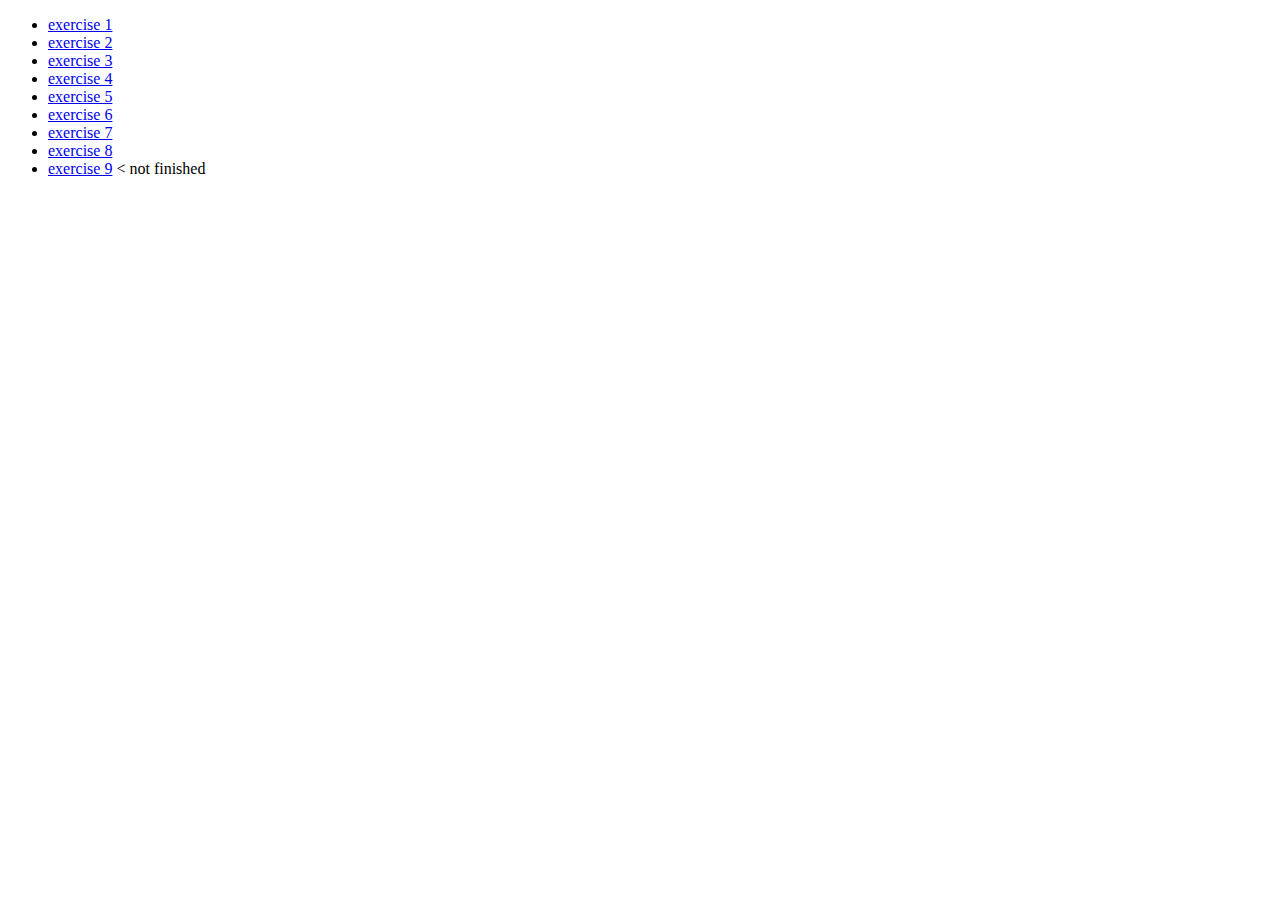
<file: index.html>
<!DOCTYPE html>
<html lang="en" dir="ltr">
  <head>
    <meta charset="utf-8">
    <title></title>
  </head>
  <body>
    <ul>
      <li><a href="ex-1/index.html">exercise 1</a></li>
      <li><a href="ex-2/assets/index.html">exercise 2</a></li>
      <li><a href="ex-3/assets/index.html">exercise 3</a></li>
      <li><a href="ex-4/assets/index.html">exercise 4</a></li>
      <li><a href="ex-5/assets/index.html">exercise 5</a></li>
      <li><a href="ex-6/assets/index.html">exercise 6</a></li>
      <li><a href="ex-7/assets/index.html">exercise 7</a></li>
      <li><a href="ex-8/assets/index.html">exercise 8</a></li>
      <li><a href="ex-9/assets/index.html">exercise 9</a> < not finished</li>
    </ul>
  </body>
</html>
</file>
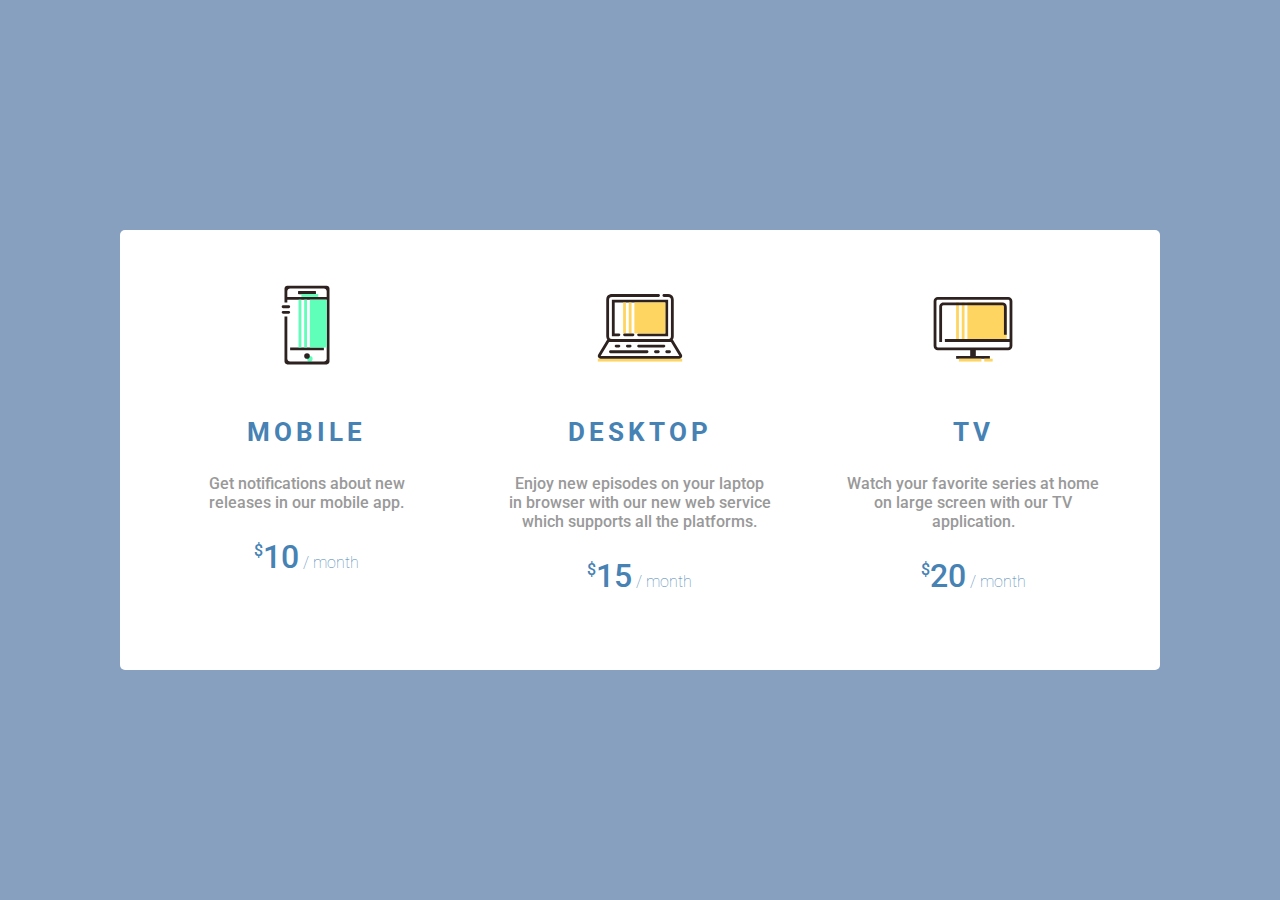
<file: ex-1/index.html>
<!DOCTYPE html>
<html lang="en">
<head>
  <meta charset="UTF-8">
  <meta name="viewport" content="width=device-width, initial-scale=1.0">
  <meta http-equiv="X-UA-Compatible" content="ie=edge">
  <title>Loop 1 - Step 1</title>
  <link href="https://fonts.googleapis.com/css?family=Roboto:400,500,700" rel="stylesheet">
  <link rel="stylesheet" href="./styles.css" />
</head>
<body>
  <div class="main">
    <div class="panel">
      <div class="image">
        <img src="img/device.svg" alt="">
      </div>
      <div class="text">
        <h1>MOBILE</h1>
        <p>Get notifications about new <br> releases in our mobile app.</p>
        <h2 class="price"><span class="dollar">$</span><span class="number">10</span> / month</h2>
      </div>
    </div>
    <div class="panel">
      <div class="image">
        <img src="img/laptop.svg" alt="">
      </div>
      <div class="text">
        <h1>DESKTOP</h1>
        <p>Enjoy new episodes on your laptop <br> in browser with our new web service <br> which supports all the platforms.</p>
        <h2 class="price"><span class="dollar">$</span><span class="number">15</span> / month</h2>
      </div>
    </div>
    <div class="panel">
      <div class="image">
        <img src="img/monitor.svg" alt="">
      </div>
      <div class="text">
        <h1>TV</h1>
        <p>Watch your favorite series at home <br> on large screen with our TV <br> application.</p>
        <h2 class="price"><span class="dollar">$</span><span class="number">20</span> / month</h2>
      </div>
    </div>
  </div>
</body>
</html>
</file>
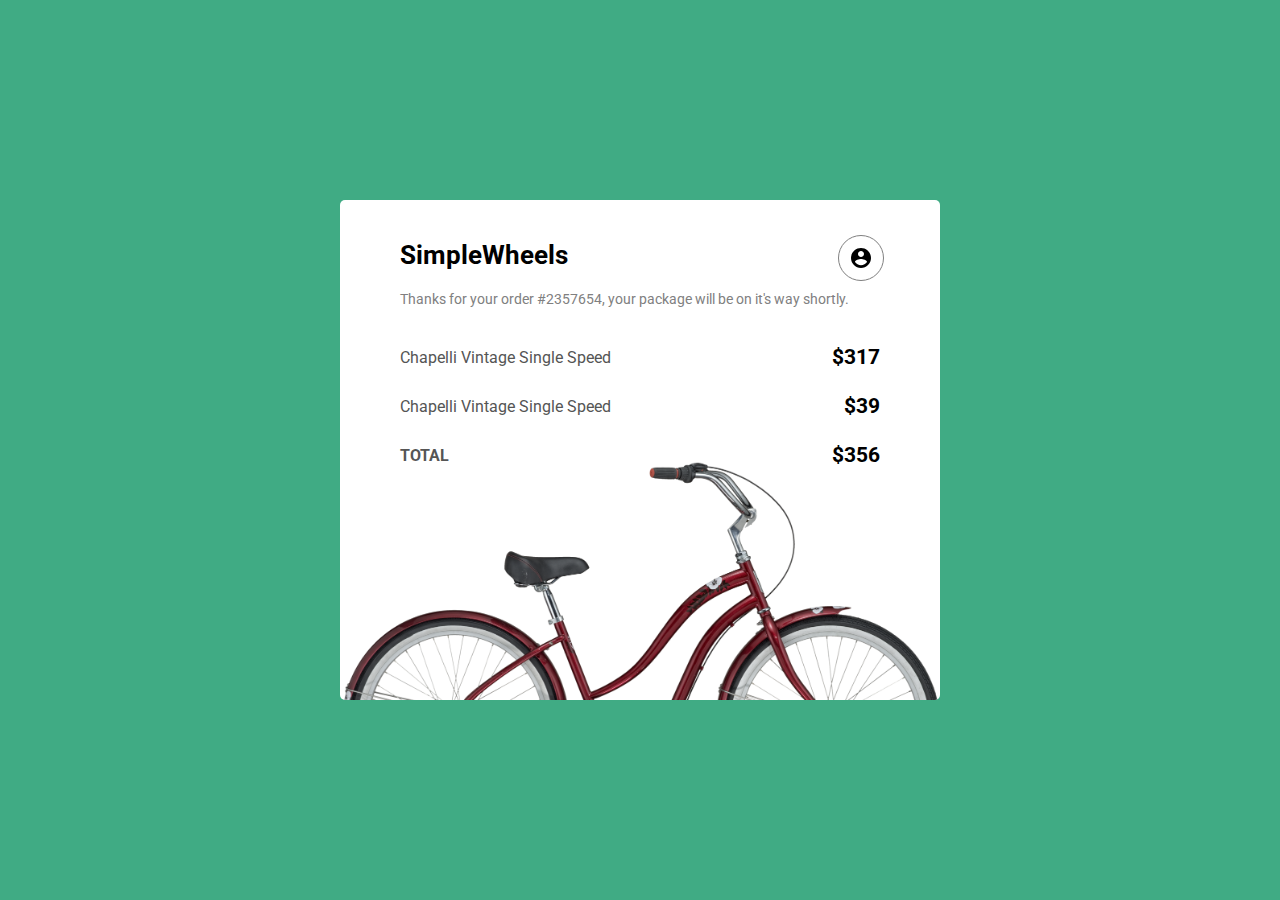
<file: ex-3/assets/index.html>
<!DOCTYPE html>
<html lang="en">

<head>
  <meta charset="UTF-8">
  <meta name="viewport" content="width=device-width, initial-scale=1.0">
  <meta http-equiv="X-UA-Compatible" content="ie=edge">
  <title>Loop 1 - Step 3</title>
  <link href="https://fonts.googleapis.com/css?family=Roboto:400,500,700" rel="stylesheet">
  <link rel="stylesheet" href="./styles.css" />
</head>

<body>
  <div class="container">
    <div class="main">
      <div class="content">
        <div class="header">
          <div class="title">
            <h1>SimpleWheels</h1>
            <img src="img/account.svg" alt="">
          </div>
          <div class="order">
            <p>Thanks for your order #2357654, your package will be on it's way shortly.</p>
          </div>
        </div>
        <div class="details">
          <div class="text">
            <p>Chapelli Vintage Single Speed</p>
            <span>$317</span>
          </div>
          <div class="text">
            <p>Chapelli Vintage Single Speed</p>
            <span>$39</span>
          </div>
          <div class="text total">
            <p><b>TOTAL<b></p>
            <span>$356</span>
          </div>
        </div>
      </div>
    </div>
  </div>
</body>

</html>
</file>
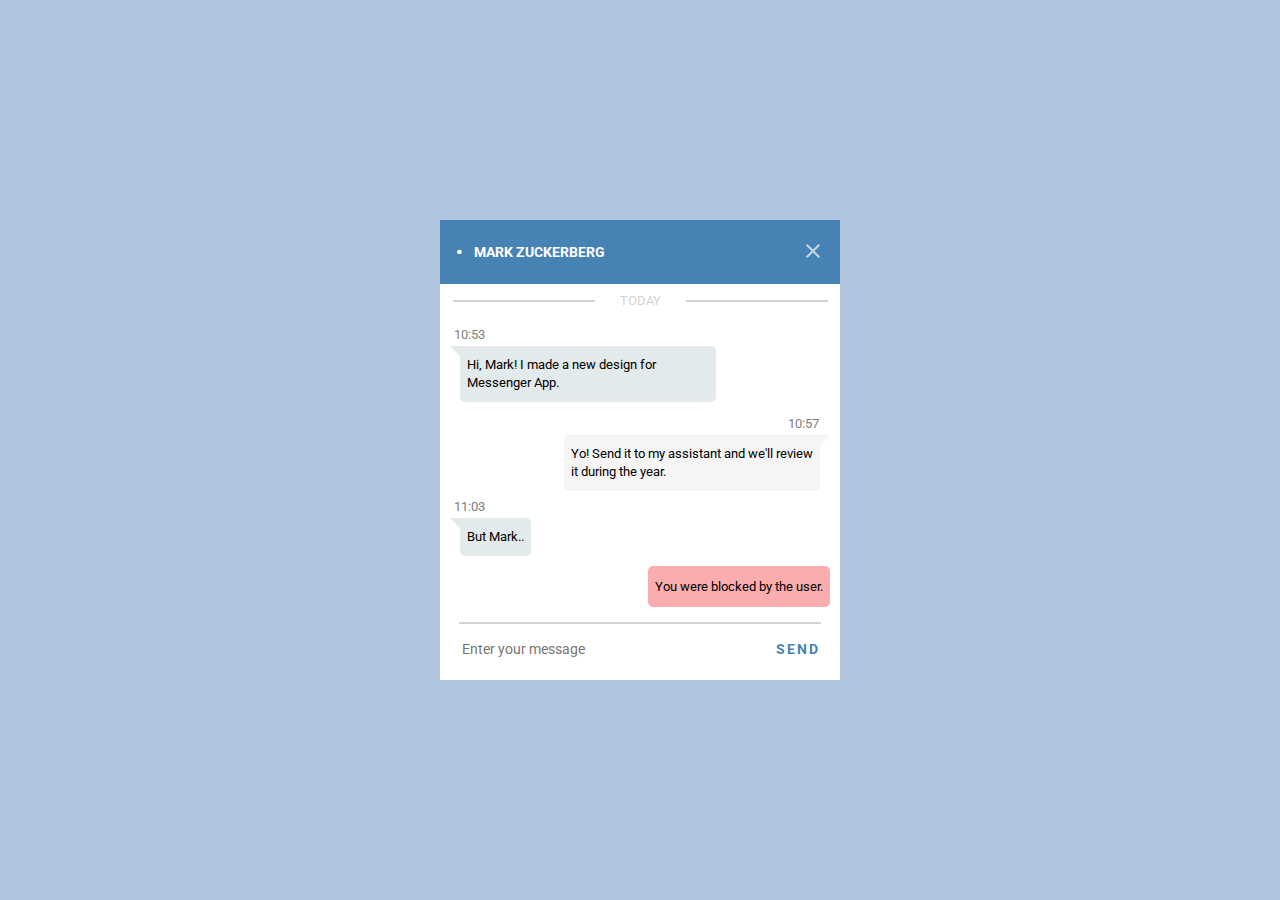
<file: ex-4/assets/index.html>
<!DOCTYPE html>
<html lang="en">

<head>
  <meta charset="UTF-8">
  <meta name="viewport" content="width=device-width, initial-scale=1.0">
  <meta http-equiv="X-UA-Compatible" content="ie=edge">
  <title>Loop 1 - Step 4</title>
  <link href="https://fonts.googleapis.com/css?family=Roboto:400,500,700" rel="stylesheet">
  <link rel="stylesheet" href="./styles.css" />
</head>

<body>
  <div class="container">
    <div class="header">
      <p><span>·</span> MARK ZUCKERBERG</p>
      <img src="img/close.svg" alt="">
    </div>
    <div class="date">
      <div class="line"></div>
      <p>TODAY</p>
      <div class="line"></div>
    </div>
    <div class="content">
      <p class="time">10:53</p>
      <div class="flex">
        <div class="triangle"></div>
        <div id="pad" class="message">
          <p>Hi, Mark! I made a new design for <br> Messenger App.</p>
        </div>
      </div>
    </div>
    <div id="padding" class="content">
      <p class="time other">10:57</p>
      <div>
        <div style="float:right;" class="triangleme"></div>
        <div style="float:right;" class="messageme">
          <p>Yo! Send it to my assistant and we'll review <br> it during the year.</p>
        </div>
      </div>
    </div>
    <div class="content">
      <p class="time">11:03</p>
      <div class="flex">
        <div class="triangle"></div>
        <div class="message">
          <p>But Mark..</p>
        </div>
      </div>
    </div>
    <div id="blocked" class="content">
      <div>
        <div style="float:right;" class="blocked">
          <p>You were blocked by the user.</p>
        </div>
      </div>
    </div>
    <div style="display:flex;justify-content:center;padding:4px 0px;">
      <div class="linenew"></div>
    </div>
    <div style="display:flex;justify-content:center;">
      <div class="chat">
        <input type="text" placeholder="Enter your message">
        <div class="send">
          <p>SEND</p>
        </div>
      </div>
    </div>
  </div>
</body>

</html>
</file>
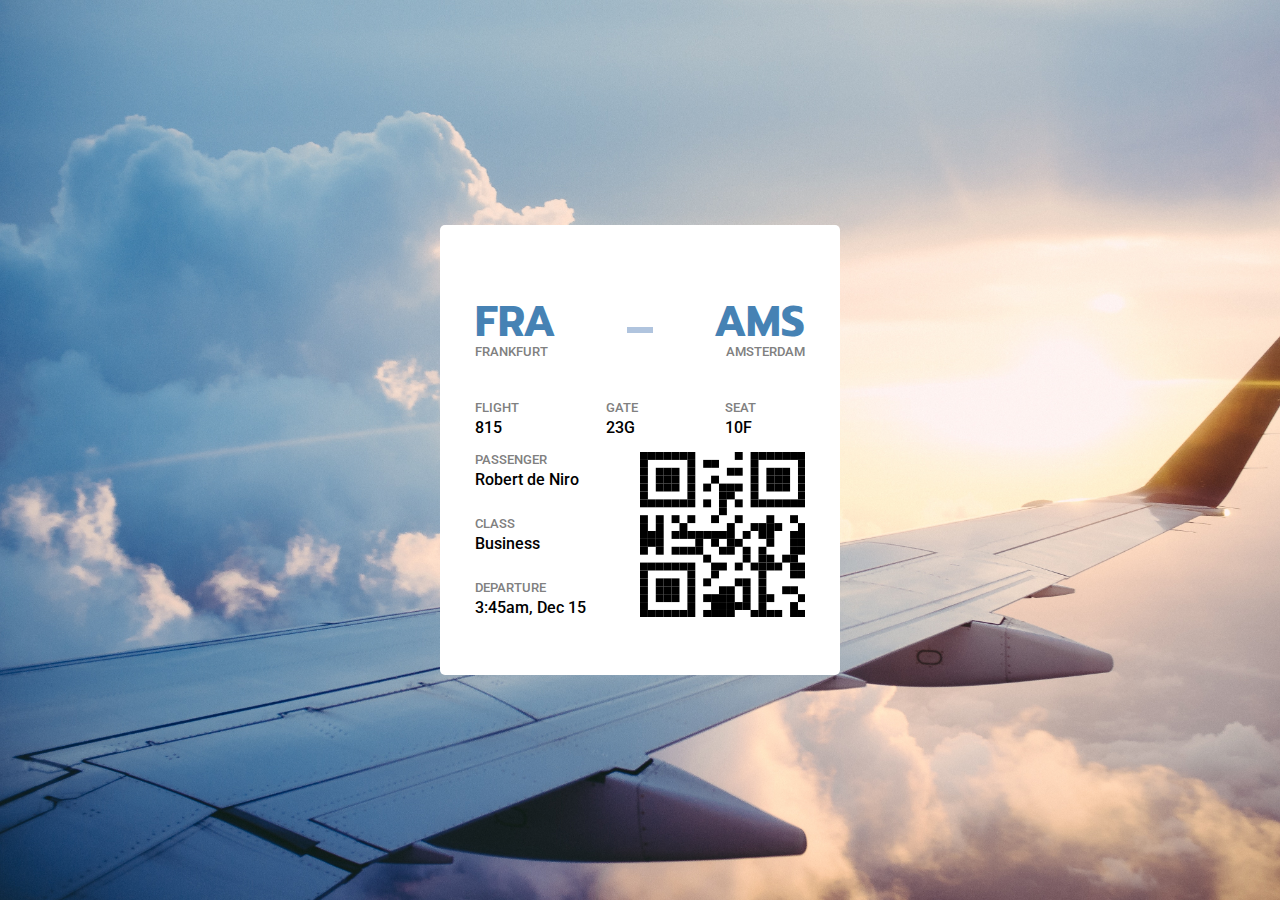
<file: ex-5/assets/index.html>
<!DOCTYPE html>
<html lang="en">

<head>
  <meta charset="UTF-8">
  <meta name="viewport" content="width=device-width, initial-scale=1.0">
  <meta http-equiv="X-UA-Compatible" content="ie=edge">
  <title>Loop 1 - Step 5</title>
  <link href="https://fonts.googleapis.com/css?family=Roboto:400,500,700" rel="stylesheet">
  <link href="https://fonts.googleapis.com/css?family=Prompt:900" rel="stylesheet">
  <link rel="stylesheet" href="./styles.css" />
</head>

<body>
  <div class="container">
    <div class="main">
      <div class="header">
        <div class="panel">
          <h1>FRA</h1>
          <p>FRANKFURT</p>
        </div>
        <div style="align-items:center;" class="panel">
          <div class="line"></div>
        </div>
        <div class="panel">
          <h1 class="ams">AMS</h1>
          <p class="ams">AMSTERDAM</p>
        </div>
      </div>
      <div class="content">
        <div class="details">
          <div class="small">
            <p class="title-small">FLIGHT</p>
            <p class="sub">815</p>
          </div>
          <div class="small">
            <p class="title-small">GATE</p>
            <p class="sub">23G</p>
          </div>
          <div class="small">
            <p class="title-small">SEAT</p>
            <p class="sub">10F</p>
          </div>
        </div>
        <div class="final">
          <div class="side">
            <div class="small">
              <p class="title-small">PASSENGER</p>
              <p class="sub">Robert de Niro</p>
            </div>
            <div class="small">
              <p class="title-small">CLASS</p>
              <p class="sub">Business</p>
            </div>
            <div class="small">
              <p class="title-small">DEPARTURE</p>
              <p class="sub">3:45am, Dec 15</p>
            </div>
          </div>
          <div class="side">
            <img src="img/qr.svg" alt="">
          </div>
        </div>
      </div>
    </div>
  </div>
</body>

</html>
</file>
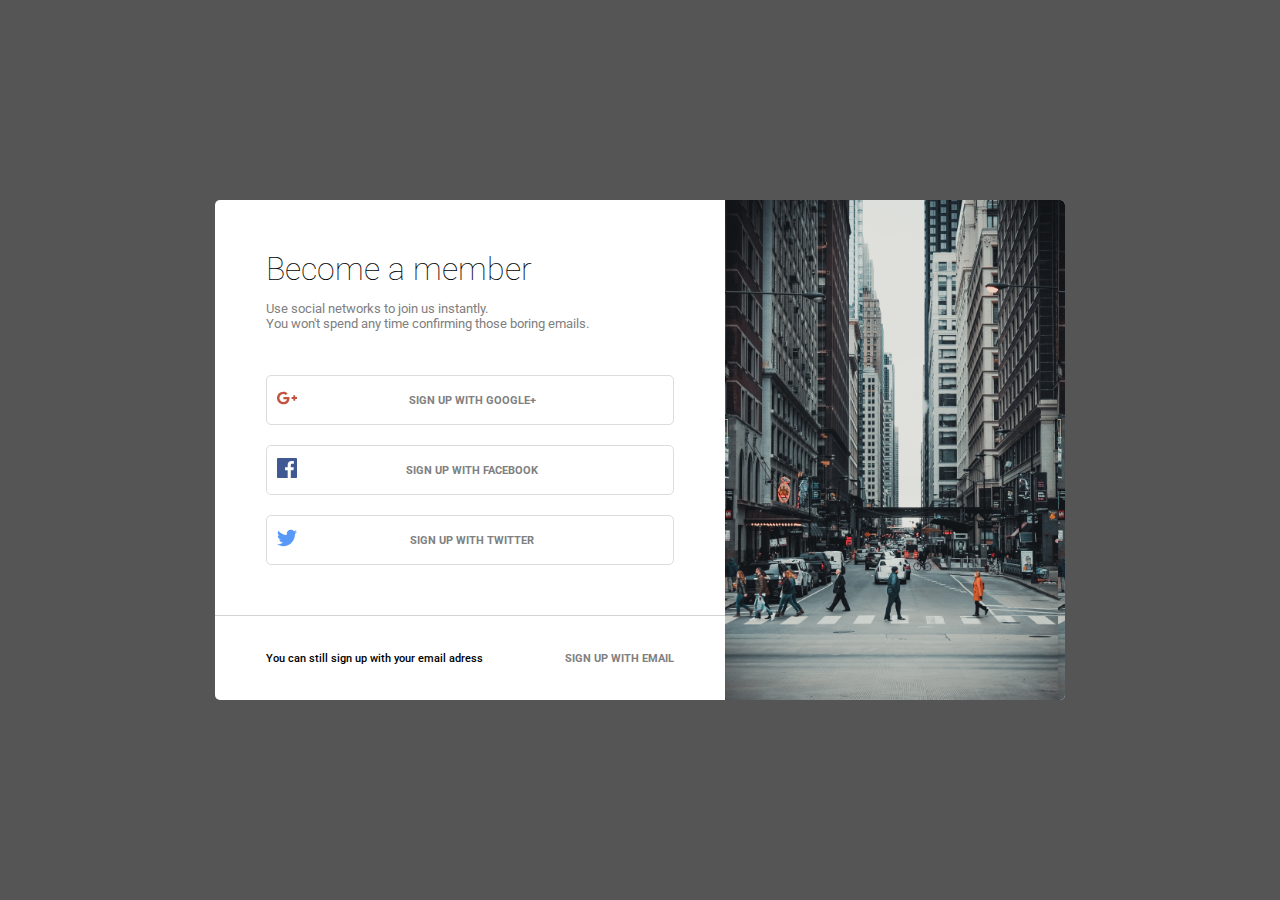
<file: ex-6/assets/index.html>
<!DOCTYPE html>
<html lang="en">

<head>
  <meta charset="UTF-8">
  <meta name="viewport" content="width=device-width, initial-scale=1.0">
  <meta http-equiv="X-UA-Compatible" content="ie=edge">
  <title>Loop 1 - Step 6</title>
  <link href="https://fonts.googleapis.com/css?family=Roboto:300,400,500,700" rel="stylesheet">
  <link rel="stylesheet" href="./styles.css" />
</head>

<body>
  <div class="container">
    <div class="main">
      <div class="top">
        <div class="text">
          <h1>Become a member</h1>
          <p>Use social networks to join us instantly. <br> You won't spend any time confirming those boring emails.</p>
        </div>
        <div style="margin-top:25px;" class="panel">
          <div style="width:10%;">
            <img src="img/googleplus.svg" height="20">
          </div>
          <div style="width:90%;">
            <p>SIGN UP WITH GOOGLE+</p>
          </div>
        </div>
        <div class="panel">
          <div style="width:10%;">
            <img src="img/facebook.svg" height="20">
          </div>
          <div style="width:90%;">
            <p>SIGN UP WITH FACEBOOK</p>
          </div>
        </div>
        <div class="panel">
          <div style="width:10%;">
            <img src="img/twitter.svg" height="20">
          </div>
          <div style="width:90%;">
            <p>SIGN UP WITH TWITTER</p>
          </div>
        </div>
      </div>
      <div class="bottom">
        <div class="email">
          <p>You can still sign up with your email adress</p>
          </p>
        </div>
        <div class="signemail">
          <p>SIGN UP WITH EMAIL</p>
        </div>
      </div>
    </div>
    <div class="img"></div>
  </div>
</body>

</html>
</file>
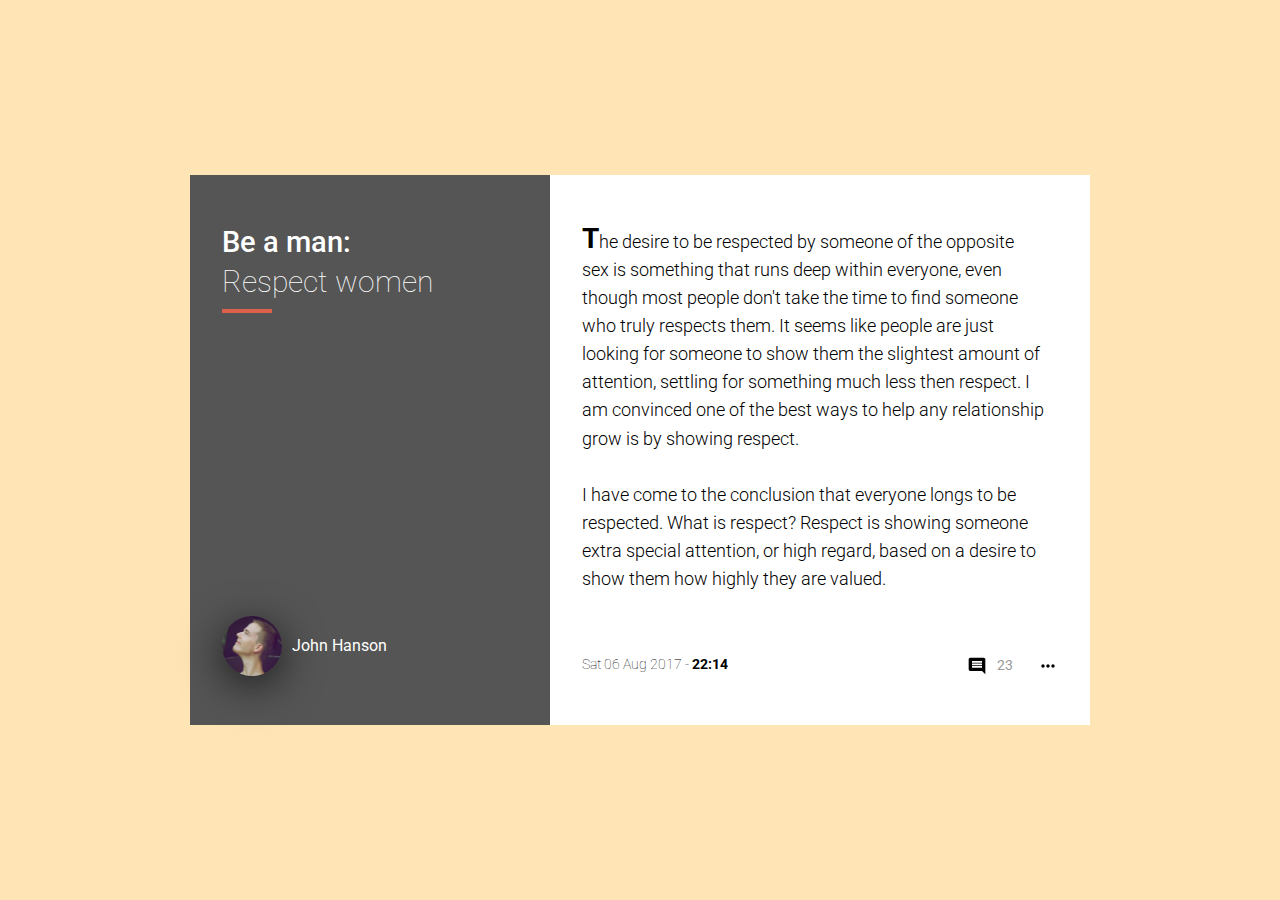
<file: ex-7/assets/index.html>
<!DOCTYPE html>
<html lang="en">
<head>
  <meta charset="UTF-8">
  <meta name="viewport" content="width=device-width, initial-scale=1.0">
  <meta http-equiv="X-UA-Compatible" content="ie=edge">
  <title>Loop 1 - Step 7</title>
  <link href="https://fonts.googleapis.com/css?family=Roboto:300,400,500,700" rel="stylesheet">
  <link rel="stylesheet" href="./styles.css" />
</head>
<body>
  <div class="container">
    <div class="side">
      <div class="content">
        <div><h1>Be a man:</h1>
        <p class="subtitle"><span id="line">Res</span>pect women</p></div>
        <div style="display:flex;">
          <img src="img/avatar.jpg" width="60">
          <p class="name">John Hanson</p>
        </div>
      </div>
    </div>
    <div class="main">
      <div class="contenttwo">
        <p class="text"><span id="first">T</span>he desire to be respected by someone of the opposite <br> sex is something that runs deep within everyone, even <br> though most people don't take the time to find someone <br> who truly respects them. It seems like people are just <br> looking for someone to show them the slightest amount of <br> attention, settling for something much less then respect. I <br> am convinced one of the best ways to help any relationship <br> grow is by showing respect. <br><br> I have come to the conclusion that everyone longs to be <br> respected. What is respect? Respect is showing someone <br> extra special attention, or high regard, based on a desire to <br> show them how highly they are valued.</p>
        <div class="bottom">
          <p>Sat 06 Aug 2017 - <span style="font-weight:bold;">22:14</span></p>
          <div class="icons">
            <img style="margin-right:10px;" src="img/comment.svg" width="20">
            <p>23</p>
            <img src="img/more.svg" width="20">
          </div>
        </div>
      </div>
    </div>
  </div>
</body>
</html>
</file>
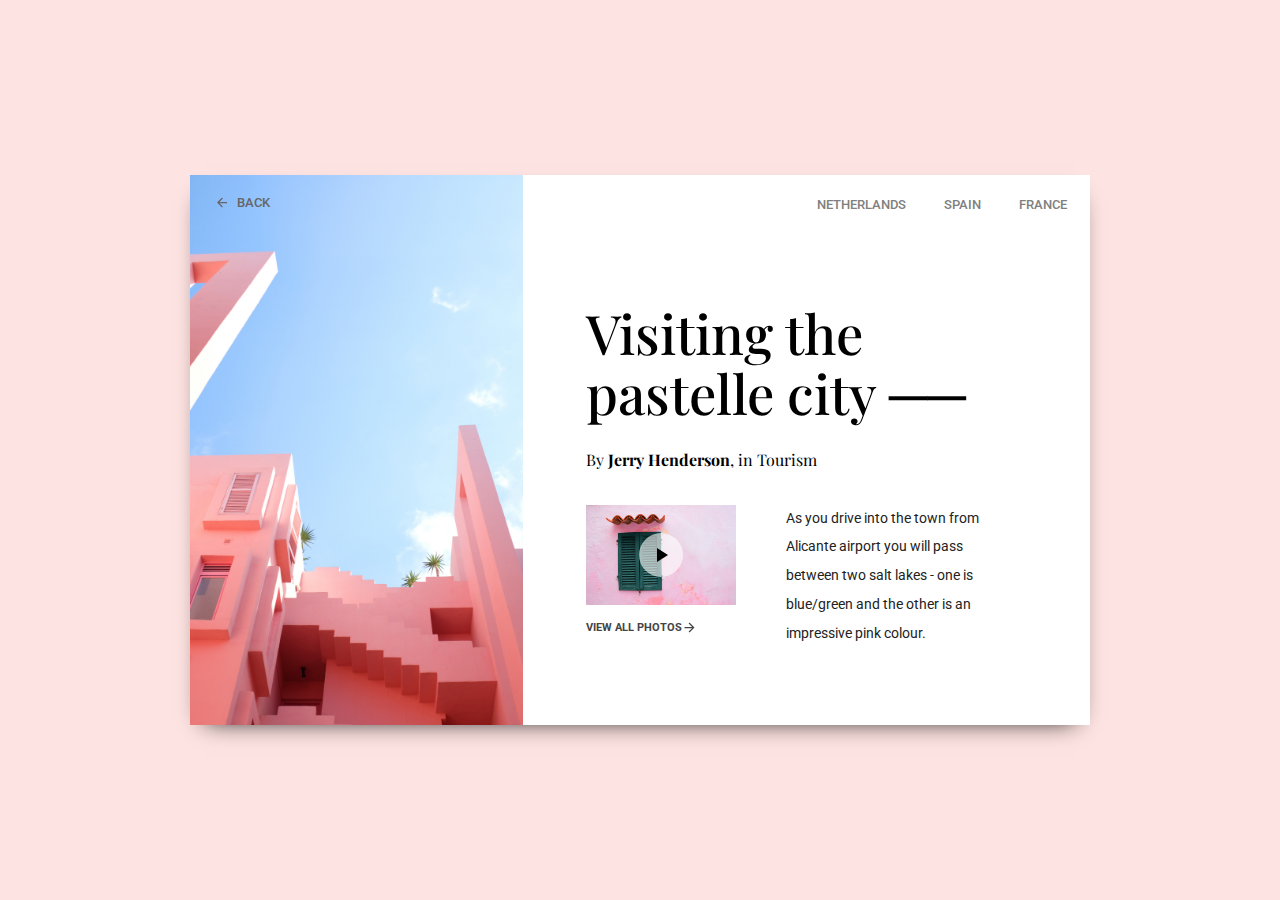
<file: ex-8/assets/index.html>
<!DOCTYPE html>
<html lang="en">

<head>
  <meta charset="UTF-8">
  <meta name="viewport" content="width=device-width, initial-scale=1.0">
  <meta http-equiv="X-UA-Compatible" content="ie=edge">
  <title>Loop 1 - Step 8</title>
  <link href="https://fonts.googleapis.com/css?family=Roboto:300,400,500,700" rel="stylesheet">
  <link href="https://fonts.googleapis.com/css?family=Playfair+Display" rel="stylesheet">
  <link rel="stylesheet" href="./styles.css" />
</head>

<body>
  <div class="container">
    <div class="img">
      <div class="icon noselect">
        <svg fill="#666" height="15" viewBox="0 0 24 24" width="24" xmlns="http://www.w3.org/2000/svg">
            <path d="M0 0h24v24H0z" fill="none"/>
            <path d="M20 11H7.83l5.59-5.59L12 4l-8 8 8 8 1.41-1.41L7.83 13H20v-2z"/>
        </svg>

        <p>&nbsp;BACK</p>
      </div>
    </div>
    <div class="main">
      <div class="content">
        <div class="top">
          <div class="inner noselect">
            <p>NETHERLANDS</p>
            <p>SPAIN</p>
            <p>FRANCE</p>
          </div>
        </div>
        <div class="bottom">
          <h1>Visiting the <br> pastelle city ──</h1>
          <p class="sub">By <span>Jerry Henderson</span>, in Tourism</p>
          <div class="row">
            <div style="padding-right: 50px;" class="panel">
              <div class="image">
                <img src="img/play.svg" alt="">
              </div>
              <div class="new noselect" style="display:flex;">
                <p class="view">VIEW ALL PHOTOS</p>
                <img src="img/arrow-forward.svg" width="15">
              </div>
            </div>
            <div class="panel">
              <p class="text">As you drive into the town from <br> Alicante airport you will pass <br> between two salt lakes - one is <br> blue/green and the other is an <br> impressive pink colour.</p>
            </div>
          </div>
        </div>
      </div>
    </div>
  </div>
</body>

</html>
</file>
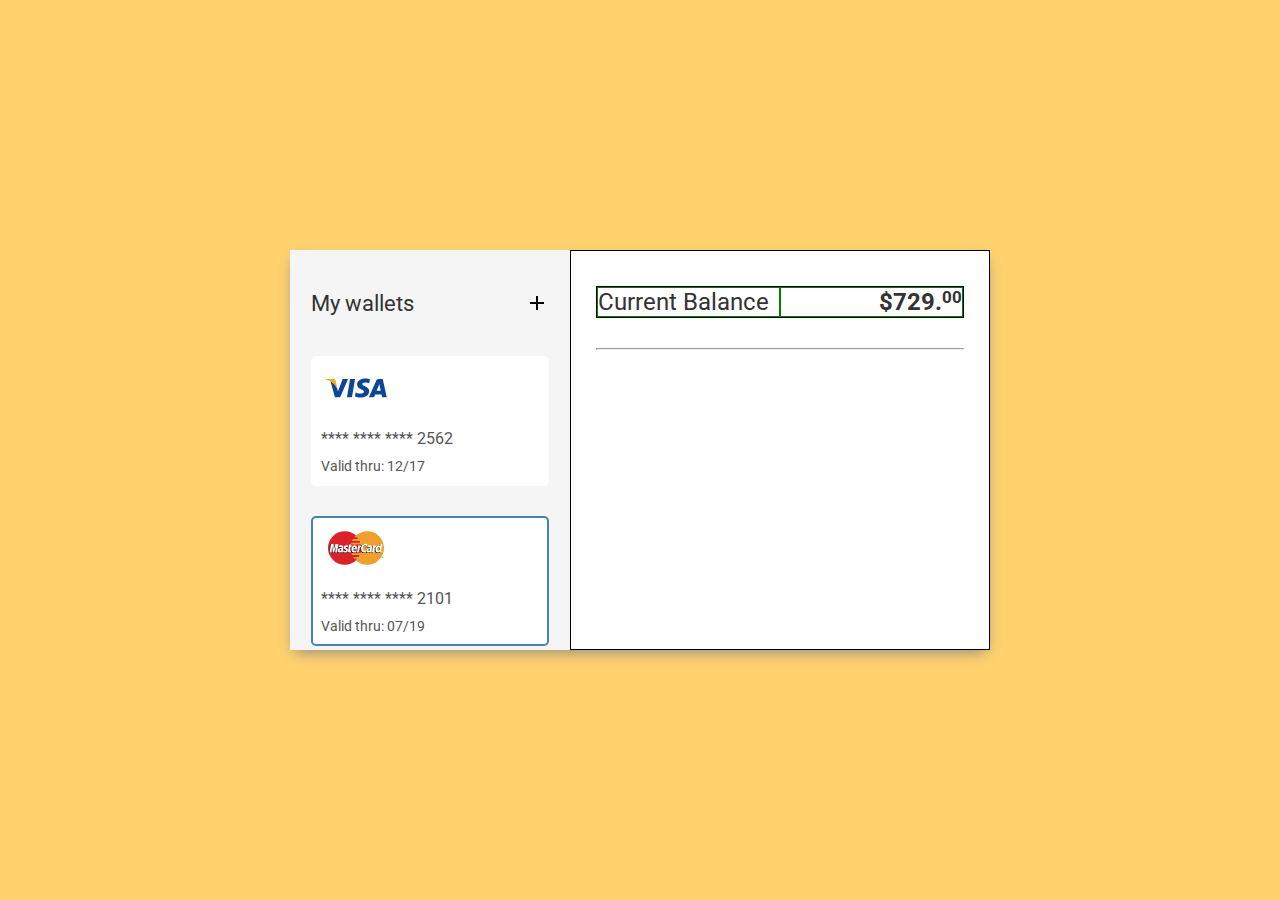
<file: ex-9/assets/index.html>
<!DOCTYPE html>
<html lang="en">
<head>
  <meta charset="UTF-8">
  <meta name="viewport" content="width=device-width, initial-scale=1.0">
  <meta http-equiv="X-UA-Compatible" content="ie=edge">
  <title>Loop 1 - Step 9</title>
  <link href="https://fonts.googleapis.com/css?family=Roboto:300,400,500,700" rel="stylesheet">
  <link rel="stylesheet" href="./styles.css" />
</head>
<body>
  <div class="container">
    <div class="side">
      <div class="cards">
        <div class="wallets">
          <h1>My wallets</h1>
          <img src="img/plus.svg" alt="">
        </div>
        <div class="card">
          <img src="img/visa.svg" alt="">
          <p class="cnum">**** **** **** 2562</p>
          <p class="valid">Valid thru: 12/17</p>
        </div>
        <div class="card active">
          <img src="img/mastercard.svg" alt="">
          <p class="cnum">**** **** **** 2101</p>
          <p class="valid">Valid thru: 07/19</p>
        </div>
        <div class="card">
          <img src="img/maestro.svg" alt="">
          <p class="cnum">**** **** **** 8335</p>
          <p class="valid">Valid thru: 09/17</p>
        </div>
      </div>
    </div>
    <div class="main">
      <div class="balance">
        <div class="bdiv" style="border: 1px solid green;">
          <h2>Current Balance</h2>
        </div>
        <div class="bdiv" style="border: 1px solid green;text-align:right;">
          <h2 style="font-weight:bold;">$729.<span class="cents">00</span></h2>
        </div>
      </div>
      <hr>
    </div>
  </div>
</body>
</html>
</file>
<file: ex-1/styles.css>
body {
  margin: 0;
  height: 100vh;
  width: 100vw;
  display: flex;
  justify-content: center;
  align-items: center;
  background-color: rgb(135,160,192);
}
.main{
  height: 400px;
  width: 1000px;
  display: flex;
  border-radius: 5px;
  background-color: white;
  padding: 20px;
}
.panel{
  width: 33.33%;
}
.image{
  display: flex;
  justify-content: center;
  align-items: center;
  height: 150px;
}
.image img{
  height: 90px;
}
.text h1{
  text-align: center;
  font-family: 'Roboto';
  font-size: 1.6em;
  color: steelblue;
  letter-spacing: 4px;
}
.text p{
  text-align: center;
  font-family: 'Roboto';
  color: #999;
  padding: 10px 0px;
  font-weight: 500;
}
.price{
  color: steelblue;
  font-family: 'Roboto';
  font-size: 1em;
  text-align: center;
  font-weight: lighter;
}
.dollar{
  position: relative;
  bottom: 12px;
  font-weight: 500;
}
.number{
  font-size: 2em;
  font-weight: 500;
}
.panel:hover{
  background-color: whitesmoke;
  transition-duration: 0.2s;
  cursor: pointer;
}
</file>
<file: ex-3/assets/styles.css>
body{
  margin: 0;
  width: 100vw;
  height: 100vh;
  display: flex;
  justify-content: center;
  align-items: center;
  background-color: rgb(64,171,132);
}
.container{
  width: 600px;
  height: 500px;
  background-color: white;
  border-radius: 5px;
}
.main{
  width: 100%;
  height: 100%;
  border-radius: 5px;
  background: url(img/bicycle.png);
  background-size: contain;
  background-repeat: no-repeat;
  background-position: 0px 200px;
}
.content{
  padding: 40px 60px 0px;
}
.header{
  font-family: 'Roboto';
  margin-bottom: 10px;
}
.header h1{
  margin: 0;
  font-size: 1.6em;
}
.title{
  display: flex;
  width: 100%;
}
.title img{
  margin-left: 270px;
  border: 1px solid grey;
  padding: 10px;
  border-radius: 50%;
  background-color: white;
  position: relative;
  bottom: 5px;
  transition-duration: 0.3s;
}
.title img:hover{
  box-shadow: 0px 0px 0px 5px #ECF0F1;
  cursor: pointer;
}
.order{
  font-size: 0.9em;
}
.order p{
  margin: 0;
  padding: 5px 0px;
  color: grey;
}
.details{
  padding: 10px 0px;
  font-family: 'Roboto';
}
.details p{
  margin: 0;
  display: flex;
  align-items: center;
}
.text{
  padding: 15px 0px;
  width: 100%;
  color: #555;
}
span{
  color: black;
  font-weight: bold;
  font-size: 1.3em;
  float: right;
  position: relative;
  bottom: 22px;
}
.total{
  padding-top: 15px;
}
</file>
<file: ex-4/assets/styles.css>
body {
  margin: 0;
  width: 100vw;
  height: 100vh;
  display: flex;
  justify-content: center;
  align-items: center;
  background-color: lightsteelblue;
  font-family: 'Roboto';
}
.container{
  width: 400px;
  height: 460px;
  background-color: white;
}
.header{
  padding: 15px;
  background-color: steelblue;
  font-weight: bold;
  color: white;
}
.header p{
  margin: 0;
  display: flex;
  align-items: center;
  font-size: 0.9em;
}
.header span{
  font-size: 2em;
  padding-right: 10px;
}
.header img{
  opacity: 0.7;
  float: right;
  position: relative;
  bottom: 30px;
}
.header img:hover{
  opacity: 1;
  cursor: pointer;
}
.date{
  display: flex;
  justify-content: space-around;
  align-items: center;
  width: 100%;
  margin-bottom: 15px;
}
.line{
  border: 1px solid lightgrey;
  width: 35%;
  height: 0;
}
.date p{
  margin: 0;
  color: lightgrey;
  font-size: 0.8em;
}
.content{
  margin: 0px 10px;
  padding-bottom: 10px;
}
.time{
  margin: 0;
  color: grey;
  font-size: 0.8em;
  padding: 4px 4px;
}
.triangle{
  border: 5px solid rgb(209,220,222,0.6);
  width: 0;
  height: 0;
  border-left: 5px solid rgb(0,0,0,0);
  border-bottom: 5px solid rgb(0,0,0,0);
}
.triangleme{
  border: 5px solid whitesmoke;
  width: 0;
  height: 0;
  border-right: 5px solid rgb(0,0,0,0);
  border-bottom: 5px solid rgb(0,0,0,0);
}
.flex{
  display: flex;
}
.message{
  border-radius: 0px 5px 5px 5px;
  padding: 10px 7px;
  font-size: 0.8em;
  background-color: rgb(209,220,222,0.6);
  line-height: 18px;
}
.messageme{
  padding: 10px 7px;
  font-size: 0.8em;
  background-color: whitesmoke;
  border-radius: 5px 0px 5px 5px;
  line-height: 18px;
}
.messageme p{
  margin: 0;
}
.message p{
  margin: 0;
}
.blocked{
  padding: 13px 7px;
  font-size: 0.8em;
  background-color: rgb(249,152,154,0.8);
  border-radius: 5px;
}
.blocked p{
  margin: 0;
}
#pad{
  padding-right: 60px;
}
.other{
  padding-left: 338px;
}
#padding{
  padding-bottom: 60px;
}
#blocked{
  padding-bottom:52px;
}
.linenew{
  border: 1px solid lightgrey;
  width: 90%;
  height: 0;
  margin-bottom: 5px;
}
.chat{
  width: 90%;
  display: flex;
  justify-content: space-between;
}
.chat input{
  width: 280px;
  height: 30px;
  font-family: 'Roboto';
  border: none;
  font-size: 0.9em;

}
.chat input:focus{
  outline: none;
  border: none;
}
.send{
  display: flex;
  align-items: center;
  color: steelblue;
  font-weight: bold;
  letter-spacing: 2px;
  font-size: 0.9em;
}
.send p{
  margin: 0;
}
.send p:hover{
  cursor: pointer;
}
</file>
<file: ex-5/assets/styles.css>
body{
  margin: 0;
  width: 100vw;
  height: 100vh;
  background-image: url(img/background.jpg);
  background-size: cover;
  display: flex;
  justify-content: center;
  align-items: center;
}
.container{
  height: 450px;
  width: 400px;
  background-color: white;
  display: flex;
  justify-content: center;
  align-items: center;
  border-radius: 5px;
}
.main{
  height: 380px;
  width: 330px;
}
.header{
  margin-top: 20px;
  height: 100px;
  width: 100%;
  display: flex;
  font-family: 'Prompt';
}
.panel{
  width: 33.33%;
  display: flex;
  flex-direction: column;
  justify-content: center;
}
.line{
  border: 3px solid lightsteelblue;
  width: 20px;
}
.panel h1{
  margin: 0;
  font-size: 2.6em;
  color: steelblue;
}
.ams{
  text-align: right;
}
.panel p{
  margin: 0;
  position: relative;
  bottom: 10px;
  font-weight: 500;
  font-family: 'Roboto';
  font-size: 0.8em;
  color: grey;
}
.content{
  width: 100%;
  padding-top: 20px;
}
.details{
  width: 85%;
  display: flex;
  justify-content: space-between;
}
.small p{
  margin: 0;
  font-family: 'Roboto';
}
.title-small{
  color: grey;
  font-size: 0.8em;
  font-weight: 500;
  text-align: center;
}
.sub{
  padding-top: 3px;
  font-weight: 500;
}
.final{
  display: flex;
  padding-top: 15px;
}
.side{
  width: 50%;
  display: flex;
  flex-direction: column;
  justify-content: space-between;
}
.side p{
  margin: 0;
  font-family: 'Roboto';
  text-align: left;
}
.side img{
  width: 100%;
}
</file>
<file: ex-6/assets/styles.css>
* {
  box-sizing: border-box;
}
body{
  margin: 0;
  width: 100vw;
  height: 100vh;
  background-color: #555;
  background-size: cover;
  display: flex;
  justify-content: center;
  align-items: center;
}
.container{
  width: 850px;
  height: 500px;
  background-color: white;
  display: flex;
  border-radius: 5px;
}
.main{
  width: 60%;
  border-radius: 5px 0px 0px 5px;
}
.img{
  width: 40%;
  border-radius: 0px 5px 5px 0px;
  background-image: url(img/side.jpg);
  background-size: contain;
}
.top{
  height: 83%;
  width: 100%;
  display: flex;
  flex-direction: column;
  align-items: center;
}
.bottom{
  height: 17%;
  width: 100%;
  border-top: 1px solid lightgrey;
  display: flex;
  align-items: center;
  justify-content: center;
}
.text{
  width: 100%;
  height: 100px;
  font-family: 'Roboto';
  width: 80%;
  margin-top: 50px;
}
.text h1{
  font-weight: lighter;
  margin: 0;
}
.text p{
  font-size: 0.8em;
  color: grey;
}
.panel{
  width: 80%;
  height: 50px;
  border: 1px solid gainsboro;
  color: grey;
  display: flex;
  align-items: center;
  text-align: center;
  border-radius: 5px;
  margin: 10px;
  transition-duration: 0.2s;
}
.panel p{
  padding-right: 10%;
  margin: 0;
  font-family: 'Roboto';
  font-weight: bold;
  font-size: 0.7em;
  text-align: center;
}
.panel:hover{
  cursor: pointer;
  box-shadow: 0px 12px 32px -10px lightgrey;
  border: none;
  color: #111;
}
.email{
  width: 50%;
  font-family: 'Roboto';
  font-size: 0.7em;
  font-weight: 500;
}
.signemail{
  width: 30%;
}
.signemail{
  font-family: 'Roboto';
  font-size: 0.7em;
  font-weight: bold;
  color: grey;
  text-align: right;
  transition-duration: 0.1s;
}
.signemail:hover{
  color: #111;
  cursor: pointer;
}
</file>
<file: ex-7/assets/styles.css>
body{
  margin: 0;
  width: 100vw;
  height: 100vh;
  display: flex;
  justify-content: center;
  align-items: center;
  background-color: moccasin;
  font-family: 'Roboto';
}
.container{
  width: 900px;
  height: 550px;
  background-color: white;
  display: flex;
}
.side{
  width: 40%;
  background-color: #555;
  display: flex;
  justify-content: center;
  align-items: center;
}
.main{
  width: 60%;
  display: flex;
  justify-content: center;
  align-items: center;
}
.content{
  width: 82%;
  height: 82%;
  display: flex;
  flex-direction: column;
  justify-content: space-between;
}
.content h1{
  color: white;
  margin: 0;
  font-weight: 500;
  font-size: 1.8em;
}
.subtitle{
  font-size: 1.9em;
  margin: 5px 0px;
  color: white;
  font-weight: lighter;
}
#line{
  padding-bottom: 10px;
  border-bottom: 4px solid rgb(255,99,71,0.8);
}
.name{
  padding-left: 10px;
  display: flex;
  align-items: center;
  color: white;
}
.contenttwo{
  width: 88%;
  height: 82%;
  display: flex;
  flex-direction: column;
  justify-content: space-between;
}
.content img{
  border-radius: 50%;
  box-shadow:0px 9px 46px -5px black;
}
.text{
  font-size: 1.1em;
  font-weight: 300;
  line-height: 1.6em;
  margin: 0;
}
#first{
  font-weight: bold;
  font-size: 1.6em;
}
.bottom{
  display: flex;
  justify-content: space-between;
}
.bottom p{
  margin: 0;
  font-weight: lighter;
  font-size: 0.9em;
}
.icons{
  display: flex;
}
.icons p{
  display: flex;
  align-items: center;
  color: #999;
  font-weight: normal;
  padding-right: 25px;
}
.icons img:hover{
  opacity: 0.8;
  cursor: pointer;
}
.content img:hover{
  cursor: pointer;
}
.name:hover{
  cursor: pointer;
}
</file>
<file: ex-8/assets/styles.css>
* {
  box-sizing: border-box;
}
body {
  margin: 0;
  height: 100vh;
  width: 100vw;
  display: flex;
  justify-content: center;
  align-items: center;
  background-color: rgb(253,227,225);
  font-family: 'Roboto';
}
.container{
  height: 550px;
  width: 900px;
  background-color: white;
  box-shadow: 0px 10px 24px -15px black;
  display: flex;
}
.img{
  width: 37%;
  background-image: url(img/background.jpg);
  background-size: cover;
}
.main {
  display: flex;
  justify-content: center;
  align-items: center;
  width: 63%;
}
.top{
  width: 100%;
}
.inner{
  align-items: center;
  display: flex;
  justify-content: space-between;
  width: 250px;
  float: right;
}
.inner p{
  margin: 0;
  color: grey;
  font-weight: 500;
  font-size: 0.8em;
  font-size: 'Roboto';
  transition-duration: 0.4s;
}
.inner p:hover{
  cursor: pointer;
  color: black;
}
.content{
  display: flex;
  flex-direction: column;
  justify-content: space-between;
  width: 92%;
  height: 92%;
}
.bottom{
  margin-left: 20px;
  margin-bottom: 10px;
  padding: 10px 20px;
  height: 400px;
  width: 450px;
}
.bottom h1{
  font-family: 'PLayfair Display';
  font-weight: 500;
  font-size: 3.4em;
  margin: 0;
  line-height: 1.1em;
}
.sub{
  font-family: 'PLayfair Display';
  font-weight: normal;
  padding-top: 10px;
  margin-bottom: 35px;
}
.sub span{
  font-weight: bold;
}
.row{
  display: flex;
  width: 100%;
  height: 180px;
}
.image{
  width: 150px;
  height: 100px;
  background-image: url(img/preview.jpg);
  background-size: cover;
  display: flex;
  justify-content: center;
  align-items: center;
}
.image img{
  padding: 10px;
  border-radius: 50%;
  background-color: rgb(255,255,255,0.6);
}
.image:hover{
  cursor: pointer;
}
.view{
  font-size: 0.7em;
  font-weight: bold;
  color: #444;
  margin: 0;
}
.new {
  padding: 5px 0px;
  width: 122px;
  margin: 10px 0px;
  display: flex;
  align-items: center;
}
.new:hover{
  cursor: pointer;
}
.panel{
}
.text{
  margin: 0;
  font-size: 0.9em;
  line-height: 2em;
  color: #222;
}
.icon{
  display: flex;
  margin: 20px;
  font-size: 0.8em;
  color: #666;
  font-weight: 500;
  width: 80px;
  transition-duration: 0.3s;
}
.icon svg{
  transition-duration: 0.3s;
}
.icon:hover svg,
.icon:hover{
  fill: black;
  color: black;
  cursor: pointer;
}
.icon p{
  margin: 0;
}
.noselect {
  -webkit-touch-callout: none; /* iOS Safari */
    -webkit-user-select: none; /* Safari */
     -khtml-user-select: none; /* Konqueror HTML */
       -moz-user-select: none; /* Firefox */
        -ms-user-select: none; /* Internet Explorer/Edge */
            user-select: none; /* Non-prefixed version, currently
                                  supported by Chrome and Opera */
}
</file>
<file: ex-9/assets/styles.css>
*{
  box-sizing: border-box;
  font-family: 'Roboto';
}
body{
  margin: 0;
  width: 100vw;
  height: 100vh;
  display: flex;
  justify-content: center;
  align-items: center;
  background-color: rgb(255,210,110);
}
.container{
  width: 700px;
  height: 400px;
  background-color: white;
  border-radius: 5px;
  box-shadow: 0px 6px 15px -5px grey;
  display: flex;
}
.side{
  width: 40%;
  height: 100%;
  display: flex;
  justify-content: center;
  background-color: whitesmoke;
  overflow: auto;
}
.main{
  width: 60%;
  height: 100%;
  border: 1px solid black;
  padding: 25px;
}
.cards{
  width: 85%;
  margin-top: 40px;
}
.wallets{
  display: flex;
  justify-content: space-between;
  margin-bottom: 40px;
}
.wallets h1{
  margin:0;
  font-weight: normal;
  font-size: 1.4em;
  color: #333;
}
.wallets img:hover{
  cursor: pointer;
}
.card{
  margin: 30px 0px;
  border: 1px solid green;
  width: 100%;
  height: 130px;
  border-radius: 5px;
  background-color: white;
  padding: 8px;
  border: 2px solid transparent;
  transition-duration: 0.1s;
}
.cnum{
  margin: 0;
  color: #555;
  margin-top: 15px;
}
.valid{
  margin: 0;
  color: #555;
  margin-top: 10px;
  font-size: 0.9em;
}
.card img{
  width: 70px;
}
.active{
  border: 2px solid steelblue;
}
.card:hover{
  border: 2px solid steelblue;
  cursor: pointer;
}


::-webkit-scrollbar {
  width: 7px;
}

::-webkit-scrollbar-track {
  border-radius: 10px;
}

::-webkit-scrollbar-thumb {
  background: grey;
  border-radius: 10px;
}
.balance {
  margin-top: 10px;
  margin-bottom: 30px;
  border: 1px solid black;
  display: flex;
}
.bdiv{
  width: 50%;
}
.bdiv h2{
  font-weight: normal;
  margin: 0;
  color: #333;
}
.cents{
  font-size: 0.7em;
  position: relative;
  bottom: 7px;
}
</file>
